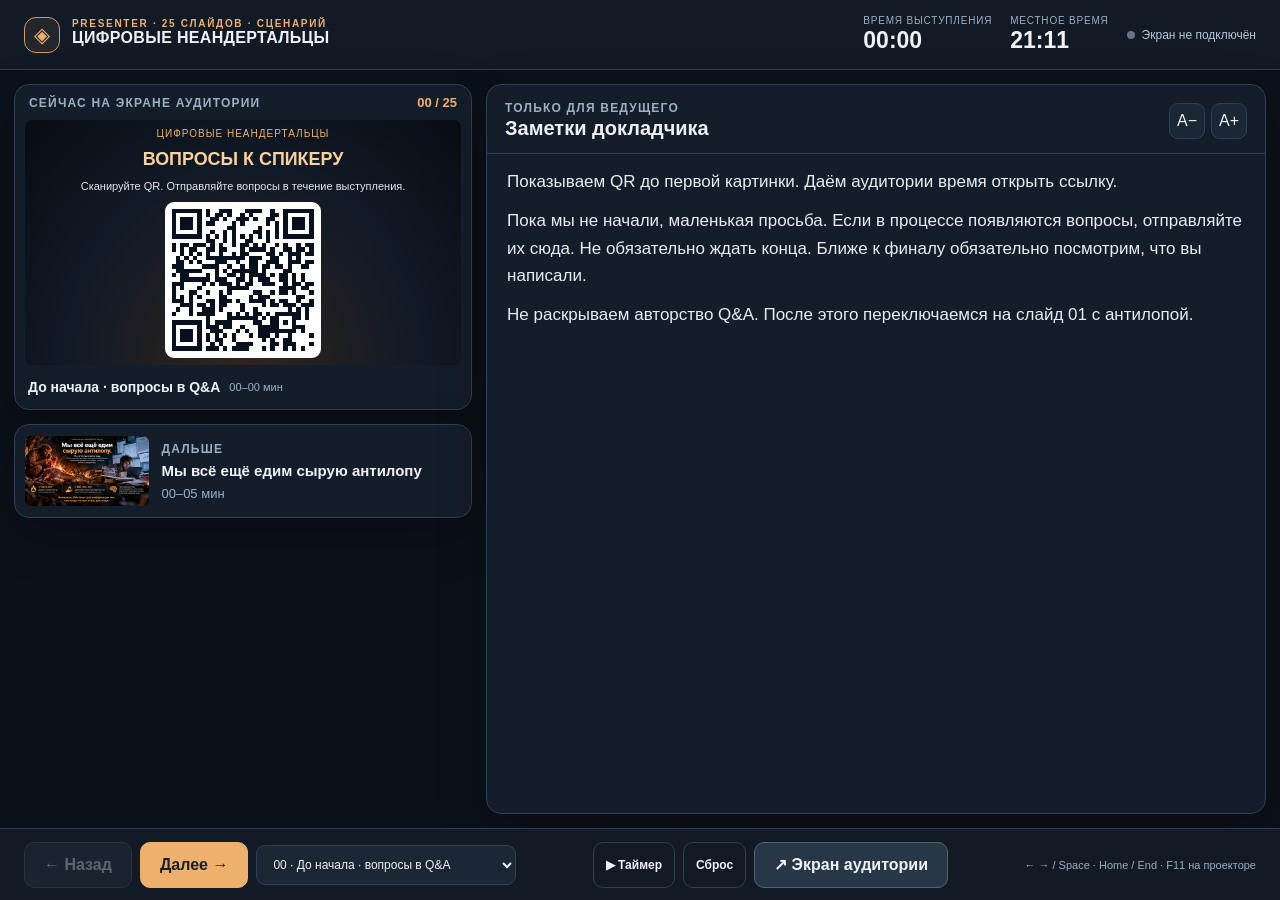
<file: index.html>
<!doctype html>
<html lang="ru">
<head>
  <meta charset="utf-8">
  <meta name="viewport" content="width=device-width, initial-scale=1">
  <meta name="theme-color" content="#0b1119">
  <title>Цифровые неандертальцы · пульт ведущего</title>
  <link rel="stylesheet" href="styles.css">
  <script src="data/slides-data.js" defer></script>
  <script src="content/notes-data.js" defer></script>
  <script src="vendor/qrcode.min.js" defer></script>
  <script src="presenter.js" defer></script>
</head>
<body>
  <div class="shell">
    <header class="topbar">
      <div class="brand">
        <span class="brand-mark" aria-hidden="true">◈</span>
        <div>
          <div class="kicker">Presenter · 25 слайдов · сценарий</div>
          <h1>ЦИФРОВЫЕ НЕАНДЕРТАЛЬЦЫ</h1>
        </div>
      </div>
      <div class="meta">
        <div class="time-pair"><small>Время выступления</small><strong id="elapsed">00:00</strong></div>
        <div class="time-pair"><small>Местное время</small><strong id="wallTime">--:--</strong></div>
        <span class="status" id="connectionStatus" aria-live="polite"><i class="dot"></i>Экран не открыт</span>
      </div>
    </header>

    <div id="alert" class="alert" hidden role="alert"></div>

    <main class="main">
      <section class="stage-area" aria-label="Слайды">
        <div class="panel stage-main">
          <div class="panel-head">
            <span class="panel-title">Сейчас на экране аудитории</span>
            <span class="slide-count" id="slideNumber">01 / 25</span>
          </div>
          <div class="slide-box">
            <img id="currentImage" alt="Текущий слайд" src="assets/slides/01.png">
            <div id="introPreview" class="intro-preview" hidden><span class="intro-label">ЦИФРОВЫЕ НЕАНДЕРТАЛЬЦЫ</span><strong>ВОПРОСЫ К СПИКЕРУ</strong><span>Сканируйте QR. Отправляйте вопросы в течение выступления.</span><div class="qr-white" id="presenterIntroQr"></div></div>
            <div id="presenterFinalOverlay" class="presenter-final-overlay" hidden><strong>МАТЕРИАЛЫ ВЫСТУПЛЕНИЯ</strong><div class="qr-white" id="presenterFinalQr"></div><small>PDF на Google Диске</small></div>
          </div>
          <div class="caption-line">
            <span id="currentTitle">Мы всё ещё едим сырую антилопу</span>
            <span class="pale" id="timingLabel">00–05 мин</span>
          </div>
        </div>
        <div class="panel next-line" aria-label="Следующий слайд">
          <div class="next-preview"><img id="nextImage" alt="Следующий слайд" src="assets/slides/02.png"></div>
          <div class="next-text"><span class="panel-title">Дальше</span><strong id="nextTitle">А вы справитесь?</strong><span class="note-when" id="nextTiming">05–10 мин</span></div>
        </div>
      </section>

      <section class="panel notes-panel" aria-label="Заметки докладчика">
        <div class="notes-header">
          <div><div class="panel-title">Только для ведущего</div><h2>Заметки докладчика</h2></div>
          <div class="notes-actions">
            <button id="smallerText" type="button" class="square-btn" title="Уменьшить текст" aria-label="Уменьшить текст">А−</button>
            <button id="largerText" type="button" class="square-btn" title="Увеличить текст" aria-label="Увеличить текст">А+</button>
          </div>
        </div>
        <div class="notes-scroll" id="notesScroll" tabindex="0" aria-label="Полный текст заметок">
          <p class="muted">Загружаем заметки…</p>
        </div>
      </section>
    </main>

    <footer class="toolbar">
      <div class="controls">
        <button type="button" id="prev" class="control-btn" aria-label="Предыдущий слайд">← Назад</button>
        <button type="button" id="next" class="control-btn primary" aria-label="Следующий слайд">Далее →</button>
        <select id="jump" class="nav-select" aria-label="Перейти к слайду"></select>
      </div>
      <div class="small-controls">
        <button type="button" id="toggleTimer" class="control-btn text-only">▶ Таймер</button>
        <button type="button" id="resetTimer" class="control-btn text-only" title="Сбросить таймер">Сброс</button>
        <button type="button" id="showMaterials" class="control-btn" hidden>◈ Показать QR материалов</button>
        <button type="button" id="openAudience" class="control-btn">↗ Экран аудитории</button>
      </div>
      <span class="hint">← → / Space · Home / End · F11 на проекторе</span>
    </footer>
  </div>
</body>
</html>
</file>
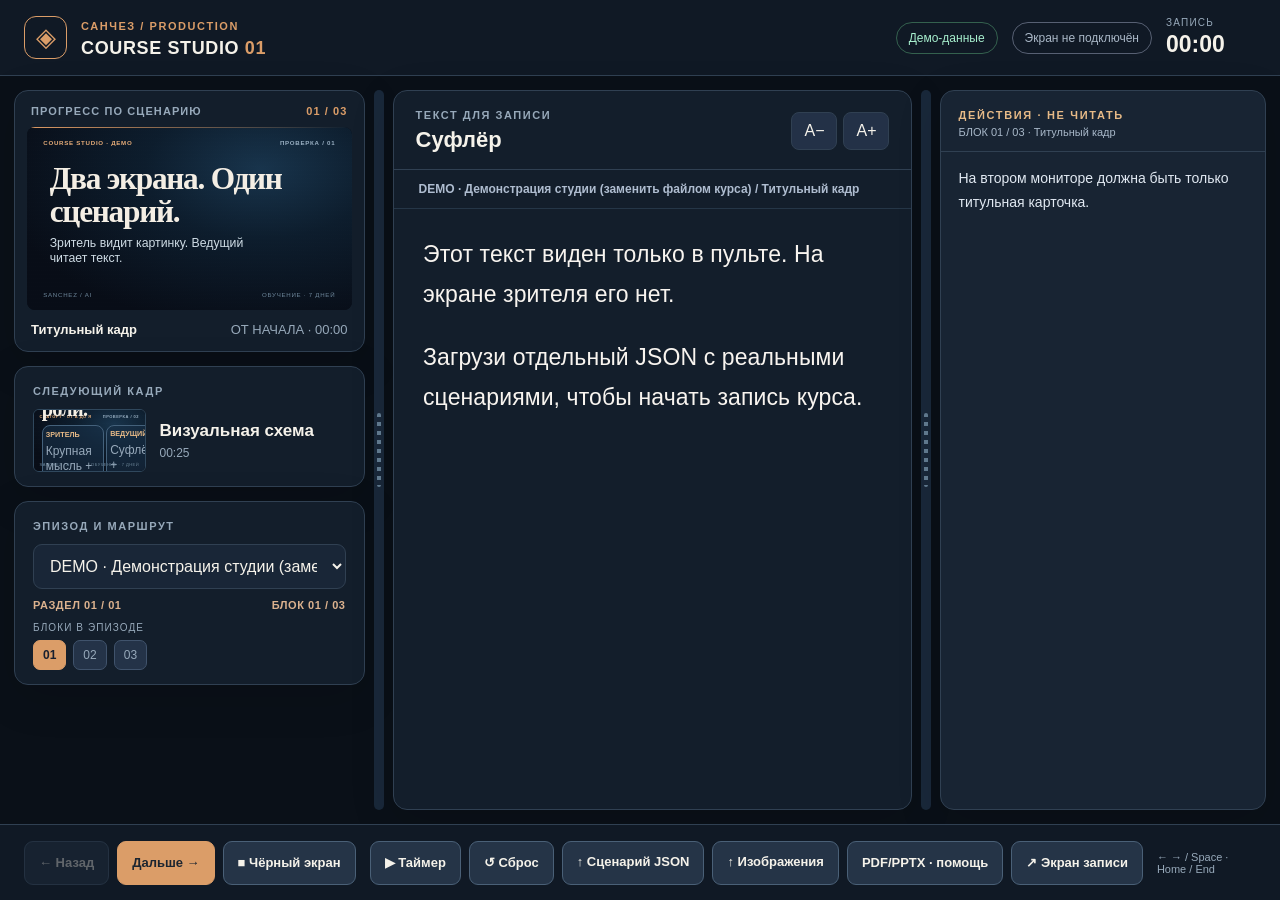
<file: course-studio/index.html>
<!doctype html>
<html lang="ru"><head><meta charset="utf-8"><meta name="viewport" content="width=device-width,initial-scale=1">
<title>COURSE STUDIO · пульт записи</title><link rel="stylesheet" href="studio.css">
<script src="frame.js" defer></script><script src="studio.js" defer></script></head>
<body class="presenter">
<div class="app">
<header class="top"><div class="identity"><span class="symbol">◈</span><div><small>САНЧЕЗ / PRODUCTION</small><h1>COURSE STUDIO <span>01</span></h1></div></div>
<div class="topright"><span id="source" class="chip">Демо-данные</span><span id="connection" class="chip warn">Экран не открыт</span><div class="clock"><small>ЗАПИСЬ</small><strong id="clock">00:00</strong></div></div></header>
<div class="work" id="workArea">
<section class="left"><div class="card now"><div class="sectionbar"><span>ПРОГРЕСС ПО СЦЕНАРИЮ</span><strong id="counter">01 / 03</strong></div><div id="preview" class="frame preview" aria-label="Предпросмотр зрительского кадра"></div><div class="framecaption"><strong id="cueTitle"></strong><span id="cueTime"></span></div></div>
<div class="card upcoming"><span class="eyebrow">СЛЕДУЮЩИЙ КАДР</span><div class="nextrow"><div id="nextPreview" class="frame nextpreview" aria-label="Предпросмотр следующего кадра"></div><div class="nexttext"><strong id="nextTitle">—</strong><p id="nextType"></p></div></div></div>
<div class="card map"><span class="eyebrow">ЭПИЗОД И МАРШРУТ</span><label class="sr" for="lesson">Выбрать урок</label><select id="lesson"></select>
<div class="route-progress" aria-live="polite"><strong id="episodeProgress">ЭПИЗОД 01 / 08</strong><strong id="cueProgress">БЛОК 01 / 01</strong></div><span class="route-label">БЛОКИ В ЭПИЗОДЕ</span><div class="cuepills" id="cuePills" aria-label="Блоки текущего эпизода"></div></div>
</section>
<div id="panelDivider" class="panel-divider" role="separator" aria-orientation="vertical" aria-label="Настроить ширину области кадров" aria-valuemin="20" aria-valuemax="50" aria-valuenow="28" tabindex="0" title="Перетащи для изменения ширины. Двойной клик — сброс."><span aria-hidden="true"></span></div>
<section class="card notes" aria-label="Суфлёр ведущего">
<div class="noteshead"><div><span class="eyebrow">ТЕКСТ ДЛЯ ЗАПИСИ</span><h2>Суфлёр</h2></div>
<div class="textsizes"><button id="smaller" type="button" aria-label="Уменьшить текст речи">A−</button><button id="larger" type="button" aria-label="Увеличить текст речи">A+</button></div></div>
<div class="cuehead" id="noteCue"></div>
<div class="notesbody" id="notesbody" tabindex="0" aria-label="Речь ведущего, читаемая вслух"><article id="speech" class="speech"></article></div>
</section>
<div id="actionDivider" class="panel-divider" role="separator" aria-orientation="vertical" aria-label="Настроить ширину блока режиссёрских действий" aria-valuemin="18" aria-valuemax="45" aria-valuenow="26" tabindex="0" title="Перетащи для изменения ширины действий. Двойной клик — сброс."><span aria-hidden="true"></span></div>
<aside id="actionPanel" class="card action-panel" aria-label="Действия ведущего, не для озвучивания"><div class="action-head"><span class="eyebrow">ДЕЙСТВИЯ · НЕ ЧИТАТЬ</span><span id="actionCue" class="action-cue"></span></div><div class="action-scroll" tabindex="0" aria-label="Режиссёрские действия"><p id="action"></p></div></aside>
</div>
<footer class="bottom"><div class="nav"><button id="prev" type="button">← Назад</button><button id="next" class="primary" type="button">Дальше →</button><button id="blackout" type="button" aria-pressed="false">■ Чёрный экран</button></div>
<div class="actions"><button id="timer" type="button">▶ Таймер</button><button id="reset" type="button">↺ Сброс</button><label class="filebutton" for="jsonfile" title="Локальный JSON с текстом ведущего">↑ Сценарий JSON</label><input id="jsonfile" type="file" accept=".json,application/json"><label class="filebutton" for="imagefiles" title="Выбрать PNG, JPG или WebP по порядку кадров">↑ Изображения</label><input id="imagefiles" type="file" accept="image/png,image/jpeg,image/webp,.png,.jpg,.jpeg,.webp" multiple><button id="importHelp" type="button" title="Как конвертировать и загрузить презентацию">PDF/PPTX · помощь</button><button id="open" type="button">↗ Экран записи</button></div>
<div class="keyboard">← → / Space · Home / End</div></footer>
</div>
<div id="alert" role="alert" class="alert" hidden></div>
<dialog id="importGuide" class="import-dialog" aria-labelledby="importGuideTitle">
<div class="guide-top"><div><span class="eyebrow">COURSE STUDIO · ИМПОРТ</span><h2 id="importGuideTitle">Как добавить презентацию</h2></div><button id="closeImportGuide" type="button" class="guide-close" aria-label="Закрыть">✕</button></div>
<p class="guide-lead">Студия принимает готовые изображения. PDF и PPTX предварительно конвертируются в PNG на вашем компьютере, без передачи файлов в интернет.</p>
<div class="guide-step"><strong>01 · Уже есть PNG или JPG</strong><p>Закрой это окно → «↑ Изображения» → выбери все слайды. Если загружен JSON с image-кадрами, количество картинок должно совпадать.</p></div>
<div class="guide-step"><strong>02 · Есть PDF</strong><p>В комплекте уже есть локальный конвертер. В терминале из папки репозитория presentation:</p>
<code>py -m pip install PyMuPDF</code><code>py course-studio/tools/prepare_deck.py "C:\Путь\Презентация.pdf" --slug my-deck</code>
<p>После конвертации загрузи созданный deck.json кнопкой «↑ Сценарий JSON». PNG будут лежать в папке private-decks.</p></div>
<div class="guide-step"><strong>03 · Есть PPTX</strong><p>В PowerPoint: «Файл → Сохранить как / Экспорт → PNG → Все слайды». После этого кнопка «↑ Изображения». Можно также экспортировать PPTX в PDF и использовать шаг 02. Для прямой обработки PPTX через скрипт нужен LibreOffice.</p></div>
<p class="guide-caution">Прямой импорт PDF/PPTX в браузере пока не реализован. Эта кнопка открывает справку и не запускает конвертацию.</p>
<div class="guide-bottom"><button id="closeImportGuideBottom" type="button">Понятно</button></div>
</dialog>
</body></html>
</file>
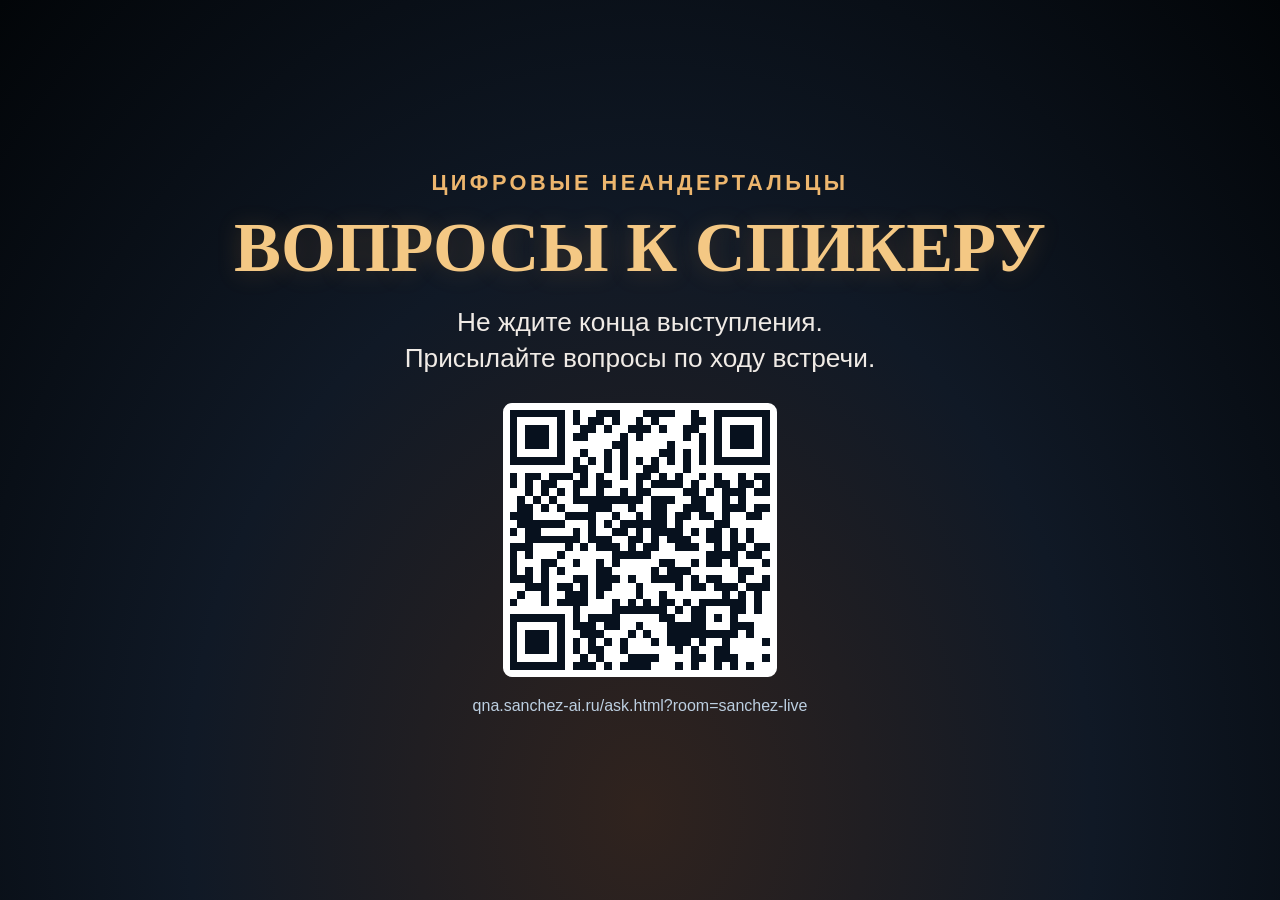
<file: audience.html>
<!doctype html>
<html lang="ru" class="audience">
<head>
<meta charset="utf-8"><meta name="viewport" content="width=device-width, initial-scale=1">
<meta name="theme-color" content="#000000">
<title>Цифровые неандертальцы · экран аудитории</title>
<link rel="stylesheet" href="styles.css">
<script src="vendor/qrcode.min.js" defer></script>
<script src="audience.js" defer></script>
</head>
<body class="audience">
<img id="slide" src="assets/slides/01.png" alt="Слайд 01">
<section id="introScene" class="intro-scene" hidden aria-label="Вопросы к спикеру"><div class="intro-scene-inner"><div class="intro-kicker">ЦИФРОВЫЕ НЕАНДЕРТАЛЬЦЫ</div><h1>ВОПРОСЫ К СПИКЕРУ</h1><p>Не ждите конца выступления.<br>Присылайте вопросы по ходу встречи.</p><div class="qr-white" id="audienceIntroQr"></div><p class="intro-link">qna.sanchez-ai.ru/ask.html?room=sanchez-live</p></div></section>
<section id="finalMaterials" class="final-materials" hidden aria-label="Материалы выступления"><div class="final-card"><div class="intro-kicker">СПАСИБО ЗА ВНИМАНИЕ</div><h2>МАТЕРИАЛЫ ВЫСТУПЛЕНИЯ</h2><p>Исследования, ссылки и полезные промпты в одном PDF.</p><div class="qr-white" id="audienceFinalQr"></div><p>Сканируйте QR и сохраните памятку</p></div></section>
<div id="viewerError" class="viewer-error" hidden>Изображение недоступно. Проверь локальные файлы презентации.</div>
</body>
</html>
</file>
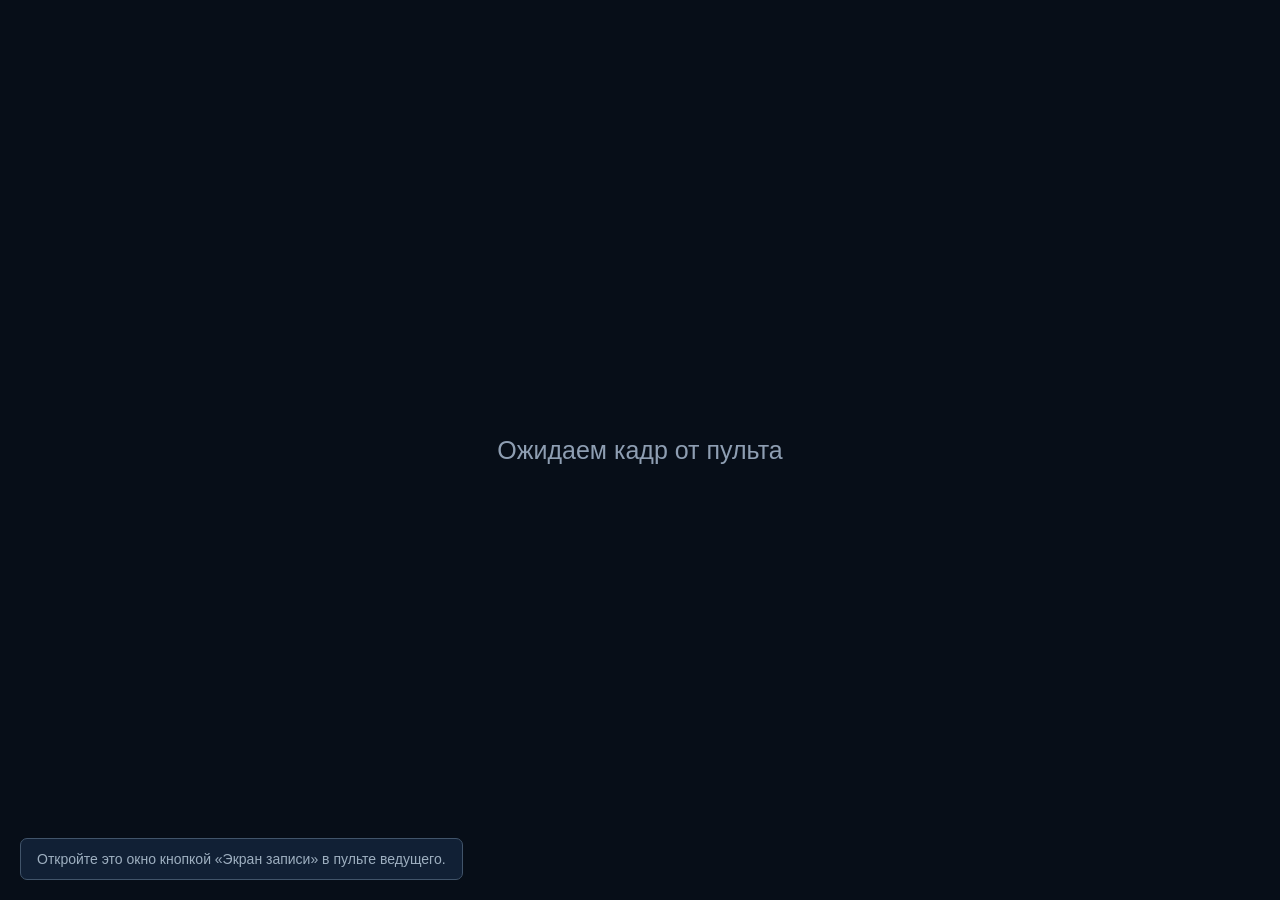
<file: course-studio/viewer.html>
<!doctype html><html lang="ru"><head><meta charset="utf-8"><meta name="viewport" content="width=device-width,initial-scale=1"><title>COURSE STUDIO · кадр записи</title><link rel="stylesheet" href="studio.css"><script src="frame.js" defer></script><script src="viewer.js" defer></script></head>
<body class="viewer"><div id="viewerFrame" class="frame viewerframe" aria-label="Кадр для записи"></div>
<div class="viewerhint" id="viewerhint">Откройте это окно кнопкой «Экран записи» в пульте ведущего.</div></body></html>
</file>
<file: styles.css>
:root{color-scheme:dark;--bg:#0b1119;--panel:#141e2a;--panel2:#1b2735;--edge:#2f4153;--fg:#eef2f7;--muted:#9dafc0;--amber:#eeb16d;--amber2:#c78a48;--shadow:0 16px 50px rgba(0,0,0,.23)}
*{box-sizing:border-box}
html,body{margin:0;min-height:100%;background:var(--bg);color:var(--fg);font-family:Inter,"Segoe UI",Arial,sans-serif}
button{cursor:pointer;font:inherit}
button:focus-visible,a:focus-visible{outline:3px solid #65b7fc;outline-offset:3px}
button:disabled{opacity:.35;cursor:not-allowed}
a{color:#add5fc}
[hidden]{display:none!important}
.shell{height:100dvh;display:grid;grid-template-rows:70px minmax(0,1fr) 72px;gap:0;min-height:520px}
.topbar{display:flex;align-items:center;justify-content:space-between;gap:20px;padding:10px 24px;border-bottom:1px solid var(--edge);background:#111a25}
.brand{display:flex;align-items:center;gap:12px;min-width:0}
.brand-mark{width:36px;height:36px;border:1px solid #d69b63;border-radius:12px;display:grid;place-items:center;font-size:21px;color:var(--amber);background:rgba(238,177,109,.08)}
.brand h1{font-size:16px;margin:0 0 4px;line-height:1.1;font-weight:720;letter-spacing:.02em;white-space:nowrap}
.kicker{color:var(--amber);font-size:10px;font-weight:800;letter-spacing:.17em;text-transform:uppercase}
.meta{display:flex;align-items:center;gap:18px}
.time-pair{display:flex;flex-direction:column;gap:1px;min-width:85px}
.time-pair strong{font-size:23px;font-variant-numeric:tabular-nums;font-weight:720}
.muted{color:var(--muted)}
.time-pair small{font-size:10px;letter-spacing:.08em;text-transform:uppercase;color:var(--muted)}
.dot{display:inline-block;width:8px;height:8px;border-radius:50%;background:#647486;margin-right:7px}
.dot.on{background:#50c89d;box-shadow:0 0 0 4px rgba(80,200,157,.10)}
.status{font-size:12px;color:#b8c9d8;min-width:115px}
.main{min-height:0;display:grid;grid-template-columns:minmax(330px,0.37fr) minmax(0,0.63fr);gap:14px;padding:14px}
.stage-area{min-width:0;min-height:0;display:flex;flex-direction:column;gap:14px}
.panel{background:var(--panel);border:1px solid var(--edge);border-radius:15px;box-shadow:var(--shadow);overflow:hidden}
.stage-main{padding:10px;flex:0 0 auto;min-height:0;display:flex;flex-direction:column}
.panel-head{display:flex;justify-content:space-between;align-items:center;gap:10px;padding:0 4px 10px}
.panel-title{font-size:12px;text-transform:uppercase;letter-spacing:.10em;color:var(--muted);font-weight:750}
.slide-count{font-size:13px;font-weight:750;color:var(--amber);font-variant-numeric:tabular-nums}
.slide-box{min-height:0;aspect-ratio:16/9;flex:0 0 auto;display:flex;justify-content:center;align-items:center;background:#020304;border-radius:7px;overflow:hidden}
.slide-box img{display:block;width:100%;height:100%;object-fit:contain}
.caption-line{display:flex;align-items:center;gap:9px;min-height:34px;padding:10px 3px 0;font-size:14px;font-weight:680}
.caption-line .pale{font-weight:500;color:var(--muted);font-size:11px}
.next-line{height:94px;display:flex;gap:12px;padding:10px;align-items:center}
.next-preview{background:#050709;border-radius:6px;height:70px;aspect-ratio:16/9;overflow:hidden;flex:none}
.next-preview img{height:100%;width:100%;object-fit:contain}
.next-text{min-width:0;display:flex;flex-direction:column;gap:5px}
.next-text strong{font-size:15px;line-height:1.34}
.notes-panel{min-width:0;min-height:0;display:flex;flex-direction:column}
.notes-header{padding:16px 18px 13px;border-bottom:1px solid var(--edge);display:flex;justify-content:space-between;align-items:center;gap:10px}
.notes-header h2{margin:2px 0 0;font-size:20px;font-weight:720;line-height:1.15}
.notes-actions{display:flex;gap:6px;align-items:center}
.square-btn{display:grid;place-items:center;width:36px;height:36px;padding:0;border:1px solid var(--edge);border-radius:9px;background:var(--panel2);color:var(--fg)}
.square-btn:hover{border-color:#9f7147;background:#2a3340}
.notes-scroll{overflow:auto;overscroll-behavior:contain;padding:8px 20px 28px;flex:1;min-height:0;scrollbar-color:#657080 transparent}
.note-section{margin:18px 0 23px}
.note-label{font-size:.72em;letter-spacing:.09em;font-weight:820;text-transform:uppercase;color:var(--amber);margin:0 0 9px}
.note-copy{line-height:1.62;white-space:pre-wrap;word-break:normal;margin:0;font-size:1em;color:#e5ebf2}
.note-when{color:var(--muted);font-size:13px;font-variant-numeric:tabular-nums}
.toolbar{border-top:1px solid var(--edge);background:#111a25;display:flex;align-items:center;justify-content:space-between;gap:16px;padding:10px 24px}
.controls,.small-controls{display:flex;align-items:center;gap:8px}
.control-btn{border:1px solid #536272;border-radius:10px;background:#283747;color:var(--fg);padding:12px 19px;font-weight:700;white-space:nowrap;min-height:46px}
.control-btn:hover:not(:disabled){background:#344a61;border-color:#a5bed3}
.control-btn.primary{background:var(--amber);color:#17202a;border:1px solid #eeb16d}
.control-btn.primary:hover:not(:disabled){background:#f4c38a}
.control-btn.text-only{background:transparent;border-color:var(--edge);font-size:12px;font-weight:600;padding:10px 12px}
.control-btn.text-only:hover{background:var(--panel2)}
.nav-select{padding:11px 12px;color:var(--fg);border:1px solid var(--edge);border-radius:9px;background:var(--panel2);font:inherit;font-size:12px;max-width:260px}
.hint{color:var(--muted);font-size:11px;white-space:nowrap}
.alert{background:#553c25;color:#fff2df;border:1px solid #b98552;margin:12px;padding:12px 18px;border-radius:9px;font-size:14px}
.audience, .audience body{height:100%;overflow:hidden;background:#000}
.audience #slide{width:100vw;height:100dvh;display:block;object-fit:contain;background:#000}
.viewer-error{position:absolute;inset:0;display:grid;place-items:center;color:#fff;font:18px "Segoe UI",sans-serif}
@media(max-width:1200px){.main{grid-template-columns:minmax(300px,.38fr) minmax(0,.62fr)}.next-line{height:90px}.next-preview{height:66px}.time-pair strong{font-size:20px}.hint{display:none}}
@media(max-width:850px){.shell{min-height:850px;height:auto;grid-template-rows:70px minmax(0,1fr) auto}.main{display:flex;flex-direction:column}.stage-main{min-height:340px}.notes-panel{min-height:400px;height:540px}.hint{display:none}.next-line{height:120px}.toolbar{flex-wrap:wrap}.meta{gap:8px}}
@media(max-width:550px){.topbar{padding:8px 12px}.time-pair:nth-child(2){display:none}.brand h1{font-size:13px}.status{display:none}.main{padding:10px}.next-preview{height:74px}.control-btn{padding:10px 11px}.nav-select{max-width:150px}.toolbar{padding:10px}.notes-panel{height:600px}}

/* Утверждённый сценический текст: речь крупная, ремарки приглушены */
.speech-paragraph { margin:0 0 .72em; font-size:1em; line-height:1.60; color:#e8edf4; white-space:pre-wrap; overflow-wrap:anywhere; }
.speech-paragraph strong { color:#f9d29e; font-weight:780; }
.speech-paragraph.stage-direction { font-size:.81em; line-height:1.42; color:#91aabe; font-style:italic; margin:1.1em 0 1.05em; padding:0 0 0 11px; border-left:2px solid #597087; }
.speech-paragraph.speech-cue { color:#f6c37e; margin:1.3em 0 .6em; }
.speech-paragraph.speech-cue strong { color:#f6c37e; }
.notes-scroll { padding-top:14px; }

/* TWO ADDITIONAL SCENES: 00 Q&A before talk, QR after slide 25. */
.slide-box{position:relative}
.intro-preview{width:100%;height:100%;display:flex;flex-direction:column;justify-content:center;align-items:center;gap:10px;text-align:center;background:radial-gradient(ellipse at 50% 100%,#2f251e 0%,#111a27 57%,#080c13 100%);padding:12px}
.intro-preview .intro-label{font-size:10px;color:#e9b46d;letter-spacing:.1em}
.intro-preview strong{font-size:clamp(13px,1.4vw,23px);color:#f8d19b}
.intro-preview > span:not(.intro-label){font-size:11px;color:#e2e8ed;max-width:85%}
.qr-white{background:#fff;border:7px solid #fff;border-radius:9px;line-height:0;display:inline-block;flex-shrink:0}
.qr-white img,.qr-white canvas{display:block;max-width:100%;height:auto}
.presenter-final-overlay{position:absolute;inset:0;background:rgba(3,8,15,.91);z-index:4;display:flex;flex-direction:column;align-items:center;justify-content:center;gap:10px;text-align:center}
.presenter-final-overlay strong{font-size:15px;color:#ffd5a2}
.presenter-final-overlay small{font-size:11px;color:#d4deea}
.intro-scene{position:fixed;inset:0;background:radial-gradient(ellipse at 50% 90%,#30231e 0%,#101926 50%,#020508 100%);color:#f7f1e9;display:grid;place-items:center;text-align:center;z-index:3;padding:4vw}
.intro-scene-inner{display:flex;flex-direction:column;align-items:center;justify-content:center;gap:min(1.5vh,17px)}
.intro-kicker{font-size:clamp(14px,1.7vw,25px);color:#edb66e;font-weight:720;letter-spacing:.16em}
.intro-scene h1{font-family:Georgia,"Times New Roman",serif;font-size:clamp(40px,5.5vw,95px);margin:0;line-height:1.07;color:#f4c884;text-shadow:0 2px 25px rgba(237,155,64,.2)}
.intro-scene p{font-size:clamp(20px,2.05vw,35px);line-height:1.4;margin:5px 0 12px;color:#f0ebe6}
.intro-scene .intro-link{font-size:clamp(14px,1.25vw,21px);color:#bccfe1;overflow-wrap:anywhere}
.final-materials{position:fixed;inset:0;z-index:5;background:rgba(2,6,12,.87);display:grid;place-items:center;padding:3vw;color:#f0eae2}
.final-card{display:flex;flex-direction:column;align-items:center;justify-content:center;gap:16px;text-align:center;background:linear-gradient(160deg,rgba(33,45,61,.95),rgba(13,20,31,.97));border:1px solid rgba(238,177,109,.5);border-radius:20px;padding:clamp(25px,3.5vw,65px);max-width:min(88vw,1050px);box-shadow:0 25px 90px #000}
.final-card h2{font-family:Georgia,"Times New Roman",serif;font-size:clamp(30px,4.2vw,62px);color:#f3c98d;line-height:1.04;margin:0}
.final-card p{font-size:clamp(17px,1.8vw,29px);line-height:1.35;margin:0;color:#e9eff5}
.final-card .qr-white{margin:8px 0}
</file>
<file: course-studio/studio.css>
:root{color-scheme:dark;--base:#0a1018;--panel:#131e2b;--panel2:#192637;--line:#304052;--text:#f5f2ea;--muted:#97a9ba;--copper:#db9d68;--navy:#0b1624;--mint:#62c7a4}*{box-sizing:border-box}html,body{margin:0;background:var(--base);color:var(--text);font-family:Inter,"Segoe UI",Arial,sans-serif}button,select{font:inherit}button{cursor:pointer}button:focus-visible,select:focus-visible{outline:2px solid #8ac6fa;outline-offset:3px}button:disabled{opacity:.35;cursor:not-allowed}[hidden]{display:none!important}.app{height:100dvh;min-height:610px;display:grid;grid-template-rows:76px minmax(0,1fr) 76px}.top,.bottom{background:#101925;display:flex;align-items:center;justify-content:space-between;padding:12px 24px;gap:14px}.top{border-bottom:1px solid var(--line)}.bottom{border-top:1px solid var(--line)}.identity{display:flex;align-items:center;gap:14px}.identity small,.eyebrow{font-size:11px;letter-spacing:.14em;color:var(--muted);font-weight:750}.identity small{color:var(--copper)}.identity h1{font-size:18px;margin:4px 0 0;letter-spacing:.035em}.identity h1 span{color:var(--copper)}.symbol{width:43px;height:43px;display:grid;place-items:center;border:1px solid var(--copper);border-radius:12px;color:var(--copper);font-size:26px}.topright{display:flex;align-items:center;gap:14px}.chip{border:1px solid #34614e;border-radius:99px;padding:8px 12px;font-size:12px;color:#a7efce}.chip.warn{border-color:#576073;color:#a9b7c6}.clock{display:grid;gap:3px;min-width:90px}.clock small{font-size:10px;color:var(--muted);letter-spacing:.12em}.clock strong{font-variant-numeric:tabular-nums;font-size:23px}.work{padding:14px;display:grid;grid-template-columns:minmax(310px,0.4fr) minmax(0,0.6fr);gap:14px;min-height:0}.left{display:flex;min-height:0;flex-direction:column;gap:14px}.card{background:var(--panel);border:1px solid var(--line);border-radius:14px;box-shadow:0 12px 45px #0002}.now{padding:12px}.sectionbar{display:flex;justify-content:space-between;gap:12px;margin:2px 4px 10px;color:var(--muted);font-size:11px;font-weight:800;letter-spacing:.1em}.sectionbar strong{color:var(--copper)}.preview{aspect-ratio:16/9;width:100%;border-radius:8px;overflow:hidden}.framecaption{display:flex;justify-content:space-between;align-items:center;gap:10px;padding:12px 4px 2px;font-size:13px}.framecaption span{color:var(--muted)}.upcoming{padding:14px 18px}.upcoming strong{display:block;margin:9px 0 0;font-size:17px}.upcoming p{margin:5px 0 0;font-size:12px;color:var(--muted)}.map{padding:14px 18px}.map select{display:block;width:100%;background:var(--panel2);color:var(--text);border:1px solid var(--line);border-radius:9px;padding:12px;margin:10px 0}.cuepills{display:flex;gap:5px;flex-wrap:wrap;max-height:85px;overflow:auto}.pill{background:#243348;border:1px solid #40536c;color:var(--muted);border-radius:7px;padding:6px 9px;font-size:11px}.pill.active{background:var(--copper);color:#192030;border-color:var(--copper);font-weight:750}.notes{min-width:0;display:flex;flex-direction:column;overflow:hidden}.noteshead{display:flex;justify-content:space-between;align-items:center;border-bottom:1px solid var(--line);padding:19px 22px}.noteshead h2{font-size:22px;margin:4px 0}.textsizes{display:flex;gap:6px}.textsizes button{background:#233147;border:1px solid var(--line);border-radius:8px;color:var(--text);padding:9px 12px}.notesbody{padding:20px 27px 50px;overflow:auto;min-height:0;font-size:19px;line-height:1.64}.cuehead{font-size:.8em;color:var(--copper);font-weight:700}.cueblock{margin:21px 0 28px}.cueblock .eyebrow{display:block;margin-bottom:10px}.cueblock p{margin:0 0 .8em}.cueblock .speech p{color:#f2ede6}.accent{color:var(--copper)}.nav,.actions{display:flex;align-items:center;gap:8px}.bottom button,.filebutton{white-space:nowrap;background:#253447;color:var(--text);border:1px solid #4a6077;border-radius:9px;padding:12px 14px;font-weight:700;font-size:13px;min-height:44px}.bottom button:hover,.filebutton:hover{background:#344860}.bottom button.primary{background:var(--copper);color:#1c2530;border-color:var(--copper)}#jsonfile{position:absolute;width:1px;height:1px;overflow:hidden;clip-path:inset(50%)}.filebutton{cursor:pointer}.keyboard{font-size:11px;color:var(--muted)}.alert{position:fixed;right:20px;bottom:90px;max-width:460px;padding:13px 18px;background:#2a3847;color:#fff;border:1px solid var(--copper);border-radius:12px;box-shadow:0 10px 40px #0008}.sr{position:absolute;width:1px;height:1px;overflow:hidden;clip:rect(0,0,0,0)}.frame{background:#070e18;overflow:hidden;display:grid;place-items:center}.canvas{width:100%;height:100%;position:relative;overflow:hidden;color:#f4eee4;background:radial-gradient(ellipse at 72% 23%,#18344c 0,#0d1d2d 35%,#080d17 80%);display:flex;flex-direction:column;font-size:min(1.15vw,16px)}.canvas:after{content:"";position:absolute;inset:0;pointer-events:none;opacity:.21;background:repeating-linear-gradient(0deg,transparent 0,transparent 3px,#ffffff07 4px)}.bar{position:absolute;top:0;left:0;width:100%;height:.7%;background:linear-gradient(90deg,#df9c65,transparent)}.frame-top,.frame-bottom{display:flex;justify-content:space-between;align-items:center;padding:3.7% 5%;position:relative;z-index:1}.frame-kicker,.frame-day{font-size:1em;letter-spacing:.12em;font-weight:750;color:#e7ad79}.frame-day{color:#9ab0c3}.frame-main{flex:1;min-height:0;padding:1% 7% 3%;display:flex;flex-direction:column;justify-content:center;position:relative;z-index:1}.frame-label{font-weight:750;color:#dda46f;font-size:1.5em;letter-spacing:.13em;margin-bottom:2.1%}.frame-headline{font:700 5.1em/1.05 Georgia,"Times New Roman",serif;letter-spacing:-.04em;margin:0;max-width:94%}.frame-subline{font-size:2.0em;line-height:1.26;color:#cedbe4;max-width:80%;margin:2.5% 0 0}.frame-bullets{display:flex;flex-direction:column;gap:1em;margin-top:4%;font-size:1.75em}.frame-bullet{display:flex;align-items:center;gap:.7em}.bullet-dot{display:block;width:.30em;height:.30em;border-radius:50%;background:#da9c64;flex:none}.frame-compare{display:grid;grid-template-columns:1fr 1fr;gap:3%;margin-top:5%}.compare-card{padding:5%;border:1px solid #44617b;background:#18304799;border-radius:8px}.compare-head{font-size:1.8em;color:#e9bb87}.compare-body{font-size:1.8em;line-height:1.25;color:#e9edf2;margin:6% 0 0}.live-tag{font-size:1.3em;color:#e5b67e;border-left:3px solid #d59658;padding:2%;margin-top:6%;letter-spacing:.04em}.frame-footer{font-size:1.5em;color:#e0bb91;margin:4% 0 0}.frame-bottom{font-size:1em;letter-spacing:.12em;color:#6e879b}.is-black{background:#000!important}.empty{font-size:clamp(14px,2vw,25px);color:#8e9eb2}.preview .canvas{font-size:clamp(4px,.48vw,8px)}.viewer{height:100dvh;overflow:hidden;background:#000}.viewerframe{width:100vw;height:100dvh}.viewerframe .canvas{width:min(100vw,177.7778vh);height:min(100vh,56.25vw);font-size:clamp(9px,1.1vw,18px)}.viewerhint{position:fixed;bottom:20px;left:20px;padding:12px 16px;border:1px solid #41546a;border-radius:7px;background:#112035;color:#9eafc0;font-size:14px}@media(max-width:1200px){.keyboard{display:none}.bottom{padding:9px 12px}.bottom button,.filebutton{padding:10px}}@media(max-width:900px){.app{height:auto;min-height:100vh;grid-template-rows:76px 1fr auto}.work{display:flex;flex-direction:column}.notes{min-height:430px;height:65vh}.topright .chip:first-child{display:none}.bottom{flex-wrap:wrap;justify-content:center}.preview .canvas{font-size:clamp(5px,.9vw,9px)}}
/* Hybrid image deck (v2). Images are shown unaltered, letterboxed as necessary. */
.deck-image-wrap { width:100%;height:100%;display:flex;align-items:center;justify-content:center;background:#000;position:relative;overflow:hidden; }
.deck-image { display:block;width:100%;height:100%;object-position:center center; }
.frame-error { padding:2em;text-align:center;color:#f8e2d0;background:#452e2f;border:1px solid #bb8888;font-size:clamp(10px,1.5vw,21px);line-height:1.4; }
.frame.is-black { background:#000!important; }
.nextrow { display:flex;align-items:center;gap:14px;margin-top:10px; }
.nextpreview { width:150px;max-width:36%;aspect-ratio:16/9;border:1px solid #30485d;flex:none;border-radius:6px; }
.nextpreview .canvas { font-size:4px; }
.nextpreview .frame-error { font-size:8px; }
.nexttext { flex:1;min-width:0; }
.nexttext strong { margin-top:0; }
#imagefiles { position:absolute;width:1px;height:1px;overflow:hidden;clip-path:inset(50%); }
.help-link { font-size:11px;color:#aac9e5;text-decoration:underline;text-underline-offset:3px;white-space:nowrap; }
@media(max-width:1250px){.help-link{display:none}.bottom{flex-wrap:wrap;justify-content:center}.app{grid-template-rows:76px minmax(0,1fr) auto}.bottom{min-height:76px}}

/* v2.1: drag-resizable layout, isolated spoken text, non-spoken action strip */
.work {grid-template-columns:minmax(0,var(--studio-left-width,40%)) 10px minmax(0,1fr);gap:9px}
.left {min-width:0}
.panel-divider {min-width:10px;border-radius:8px;background:#19283a;cursor:col-resize;display:flex;align-items:center;justify-content:center;touch-action:none;user-select:none;outline-offset:3px}
.panel-divider span {width:4px;height:74px;max-height:32%;border-radius:12px;background:repeating-linear-gradient(to bottom,#7e9bb1 0 4px,transparent 4px 9px);opacity:.7}
.panel-divider:hover,.panel-divider:focus-visible,.panel-divider.dragging {background:#31465b;outline:2px solid #deab7a}
.notes {display:grid;grid-template-rows:auto auto minmax(0,1fr);min-height:0}
.noteshead {padding:14px 22px 12px}
.cuehead {font-size:12px;line-height:1.5;font-weight:650;color:#afbdd0;padding:10px 25px;border-bottom:1px solid #253647;white-space:nowrap;overflow:hidden;text-overflow:ellipsis}
.notesbody {font-size:inherit;line-height:inherit;overflow-y:auto;overscroll-behavior:contain;padding:26px clamp(18px,2.3vw,42px) 65px;min-height:0}
.speech {font-size:23px;line-height:1.72;max-width:63ch;margin-inline:auto;color:#f8f4ef;font-weight:400}
.speech p {margin:0 0 1.05em;line-height:inherit;letter-spacing:0.005em;overflow-wrap:break-word}
/* Independent director instructions card under the slide controls. */
.left > .action-panel {display:flex;flex:1 1 150px;flex-direction:column;min-height:125px;max-height:none;overflow:hidden;border-top:2px solid #bc8a5d;background:#192534}
.action-head {padding:13px 16px 10px;border-bottom:1px solid #304052;flex:none}
.action-panel .eyebrow {color:#e7ba87;font-size:11px;letter-spacing:.15em}
.action-scroll {min-height:0;flex:1;overflow-y:auto;overscroll-behavior:contain;padding:11px 16px 17px}
.action-scroll p {margin:0;font-size:14px;line-height:1.55;color:#dce5ec;white-space:pre-wrap;overflow-wrap:anywhere}
@media(max-width:900px){.left > .action-panel {flex:none;min-height:190px;max-height:300px}}
.import-dialog {border:1px solid #53677c;border-radius:18px;padding:0;width:min(740px,calc(100vw - 28px));max-height:min(86vh,860px);overflow:auto;background:#131f2d;color:var(--text);box-shadow:0 30px 90px #000b}
.import-dialog::backdrop {background:rgba(0,0,0,.72)}
.guide-top {display:flex;justify-content:space-between;align-items:flex-start;gap:18px;padding:25px 28px 12px;border-bottom:1px solid var(--line)}
.guide-top h2 {margin:8px 0 10px;font-size:26px}
.guide-close {background:#2b4055;color:#fff;border:1px solid #576d85;border-radius:10px;padding:8px 12px}
.guide-lead {font-size:15px;line-height:1.55;color:#d5e0eb;margin:20px 28px}
.guide-step {margin:13px 28px;border:1px solid #374b60;background:#192a3b;border-radius:10px;padding:16px 18px}
.guide-step strong {color:#efc596;font-size:16px}
.guide-step p {font-size:14px;line-height:1.55;color:#d1dee9;margin:10px 0 0}
.guide-step code {display:block;padding:10px 12px;margin:10px 0 0;background:#0a1420;border-radius:7px;color:#e7f1ff;font-family:Consolas,monospace;font-size:13px;overflow:auto;white-space:pre}
.guide-caution {margin:16px 28px;color:#b8c7d6;font-size:13px;line-height:1.5}
.guide-bottom {text-align:right;padding:14px 28px 24px}
.guide-bottom button {background:var(--copper);border:0;border-radius:9px;padding:11px 23px;color:#17202a;font-weight:750;cursor:pointer}
@media(max-width:1000px){.work{display:flex;flex-direction:column}.panel-divider{display:none}.notes{min-height:440px;height:min(68vh,720px)}.bottom{flex-wrap:wrap;justify-content:center}}

/* v2.4: three independent work areas and accurate episode progress */
.work {grid-template-columns:minmax(0,var(--studio-left-width,28%)) 10px minmax(0,1fr) 10px minmax(0,var(--studio-action-width,26%));gap:9px}
.work > .action-panel {display:flex;flex-direction:column;min-height:0;min-width:0;overflow:hidden;background:#182433;border-top:1px solid var(--line)}
.work > .action-panel[hidden]{display:none!important}
.work > .action-panel .action-head {display:flex;flex-direction:column;align-items:stretch;gap:5px;padding:18px 17px 13px;border-bottom:1px solid var(--line)}
.work > .action-panel .action-scroll {min-height:0;flex:1;overflow:auto;padding:15px 17px 22px;overscroll-behavior:contain}
.work > .action-panel .action-scroll p {font-size:14px;line-height:1.68;white-space:pre-wrap;overflow-wrap:anywhere;color:#e1e9f2;margin:0}
.action-cue {font-size:11px;color:#a8b8c9;white-space:nowrap;overflow:hidden;text-overflow:ellipsis}
.route-progress {display:flex;flex-wrap:wrap;justify-content:space-between;gap:6px;margin:8px 0 11px}
.route-progress strong {font-size:11px;color:#dcb28e;letter-spacing:.05em;font-weight:750}
.route-label {display:block;font-size:10px;letter-spacing:.11em;color:var(--muted);margin:9px 0 7px}
.map .cuepills {max-height:114px;overflow:auto;gap:7px}
.map .pill {min-width:32px;font-size:12px;padding:7px 9px}
@media(max-width:1100px){.app{height:auto;min-height:100vh;grid-template-rows:76px 1fr auto}.work{display:flex;flex-direction:column}.panel-divider{display:none!important}.notes{min-height:480px;height:62vh}.work > .action-panel{height:38vh;min-height:260px;flex:none}.bottom{flex-wrap:wrap;justify-content:center}}
</file>
